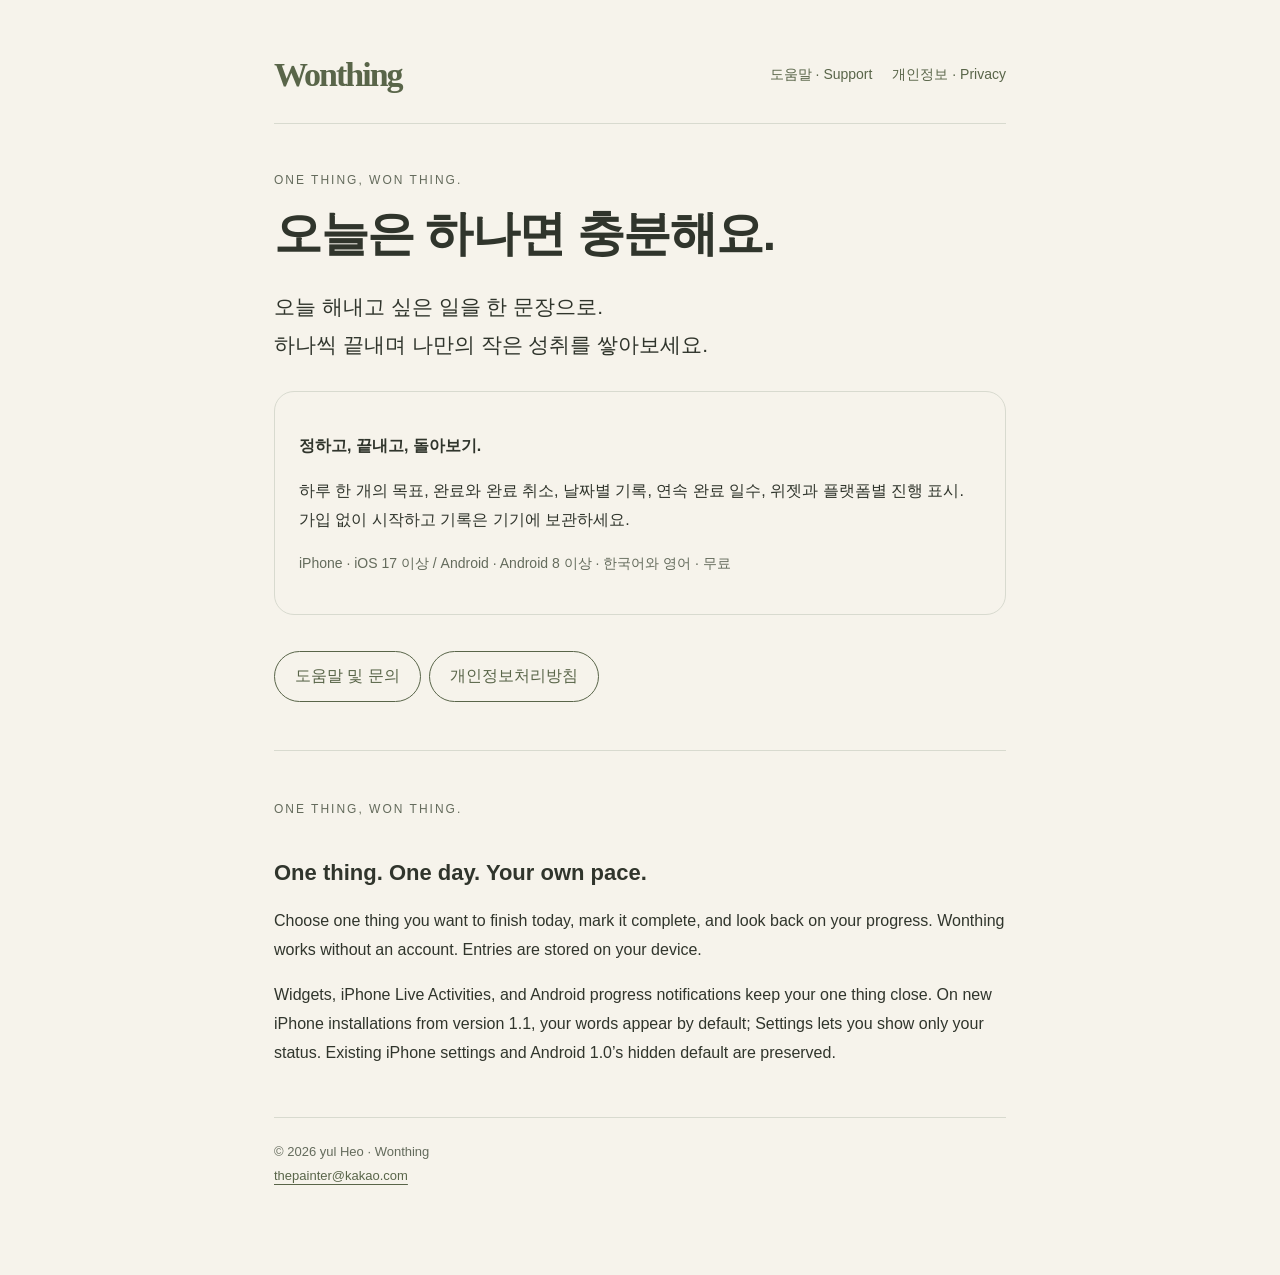
<file: index.html>
<!doctype html><html lang="ko"><head><meta charset="utf-8"><meta name="viewport" content="width=device-width,initial-scale=1"><title>Wonthing — 하루에 하나씩 달성</title><meta name="description" content="오늘의 하나를 정하고, 작은 성취를 쌓아요. Wonthing for iPhone and Android."><link rel="stylesheet" href="style.css"></head><body><main><nav><a class="brand" href="index.html">Wonthing</a><a href="support.html">도움말 · Support</a><a href="privacy.html">개인정보 · Privacy</a></nav><p class="eyebrow">ONE THING, WON THING.</p><h1>오늘은 하나면 충분해요.</h1><p class="lead">오늘 해내고 싶은 일을 한 문장으로.<br>하나씩 끝내며 나만의 작은 성취를 쌓아보세요.</p><div class="card"><p><strong>정하고, 끝내고, 돌아보기.</strong></p><p>하루 한 개의 목표, 완료와 완료 취소, 날짜별 기록, 연속 완료 일수, 위젯과 플랫폼별 진행 표시. 가입 없이 시작하고 기록은 기기에 보관하세요.</p><p class="note">iPhone · iOS 17 이상 / Android · Android 8 이상 · 한국어와 영어 · 무료</p></div><a class="button" href="support.html">도움말 및 문의</a><a class="button" href="privacy.html">개인정보처리방침</a><hr><section lang="en"><p class="eyebrow">ONE THING, WON THING.</p><h2>One thing. One day. Your own pace.</h2><p>Choose one thing you want to finish today, mark it complete, and look back on your progress. Wonthing works without an account. Entries are stored on your device.</p><p>Widgets, iPhone Live Activities, and Android progress notifications keep your one thing close. On new iPhone installations from version 1.1, your words appear by default; Settings lets you show only your status. Existing iPhone settings and Android 1.0’s hidden default are preserved.</p></section><footer>© 2026 yul Heo · Wonthing<br><a href="mailto:thepainter@kakao.com">thepainter@kakao.com</a></footer></main></body></html>
</file>
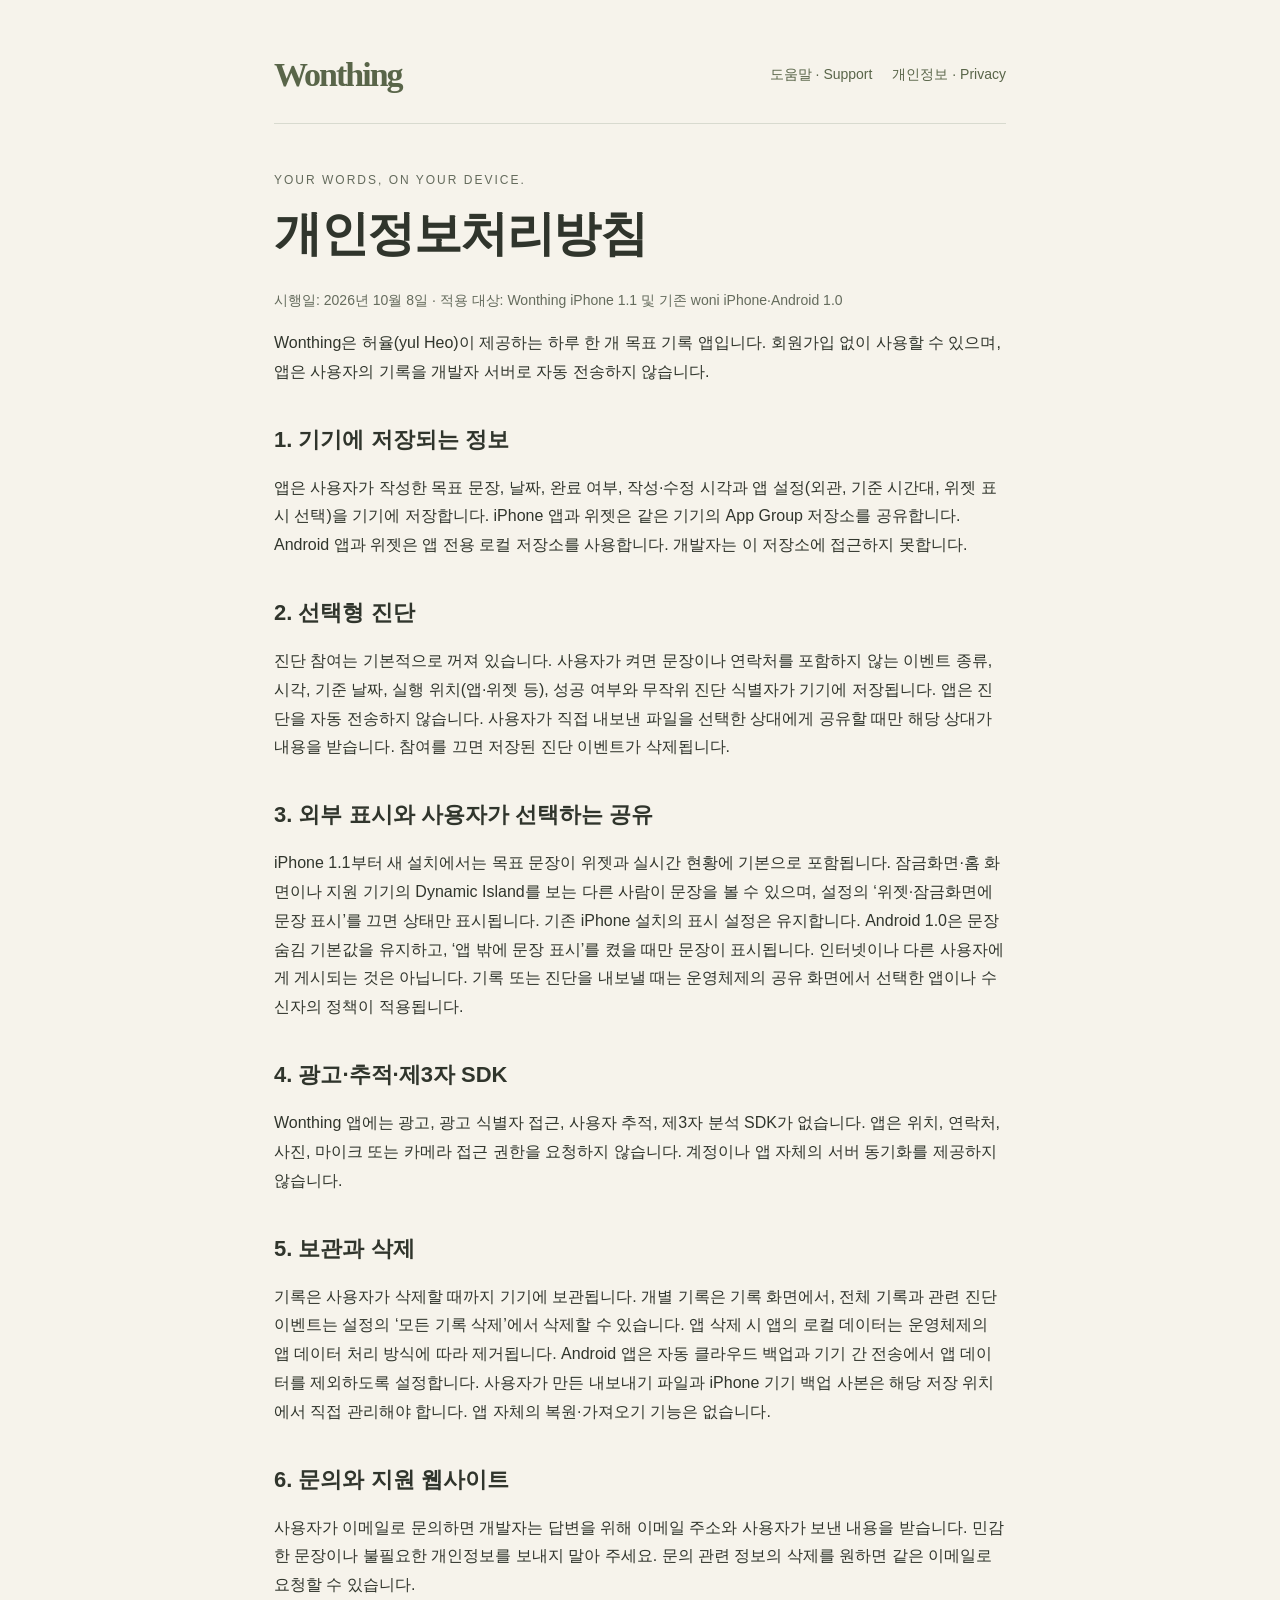
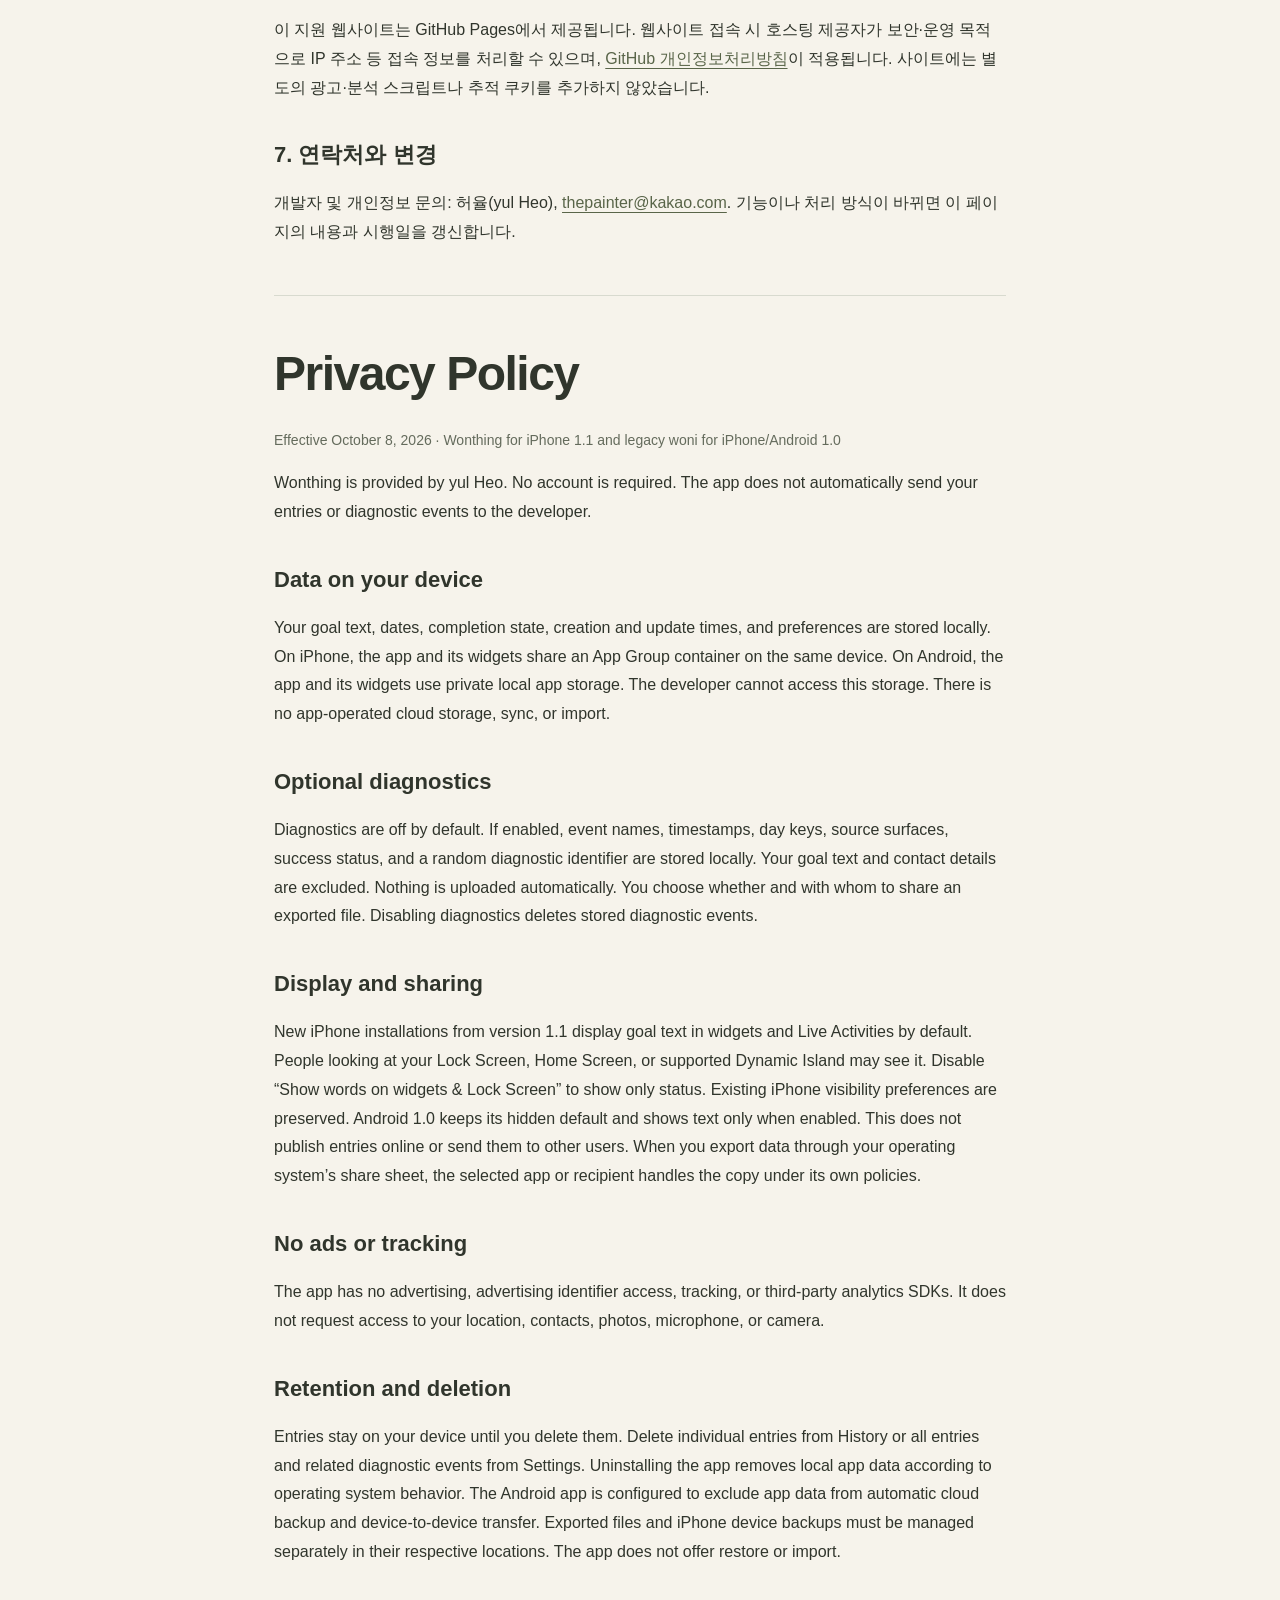
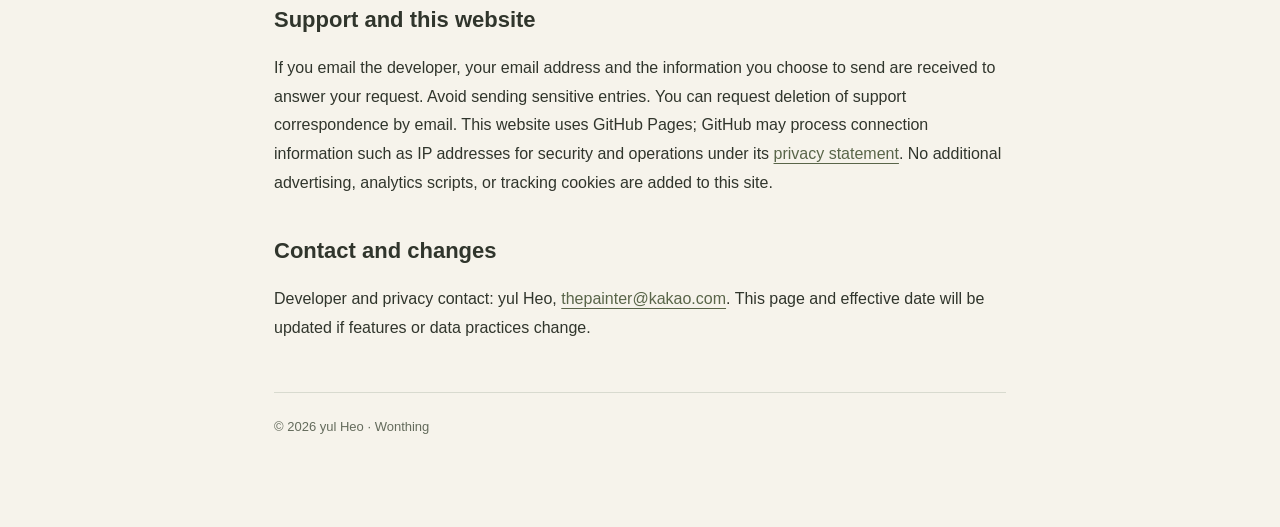
<file: privacy.html>
<!doctype html><html lang="ko"><head><meta charset="utf-8"><meta name="viewport" content="width=device-width,initial-scale=1"><title>Wonthing 개인정보처리방침 | Privacy Policy</title><link rel="stylesheet" href="style.css"></head><body><main><nav><a class="brand" href="index.html">Wonthing</a><a href="support.html">도움말 · Support</a><a href="privacy.html">개인정보 · Privacy</a></nav><p class="eyebrow">YOUR WORDS, ON YOUR DEVICE.</p><h1>개인정보처리방침</h1><p class="note">시행일: 2026년 10월 8일 · 적용 대상: Wonthing iPhone 1.1 및 기존 woni iPhone·Android 1.0</p><p>Wonthing은 허율(yul Heo)이 제공하는 하루 한 개 목표 기록 앱입니다. 회원가입 없이 사용할 수 있으며, 앱은 사용자의 기록을 개발자 서버로 자동 전송하지 않습니다.</p><h2>1. 기기에 저장되는 정보</h2><p>앱은 사용자가 작성한 목표 문장, 날짜, 완료 여부, 작성·수정 시각과 앱 설정(외관, 기준 시간대, 위젯 표시 선택)을 기기에 저장합니다. iPhone 앱과 위젯은 같은 기기의 App Group 저장소를 공유합니다. Android 앱과 위젯은 앱 전용 로컬 저장소를 사용합니다. 개발자는 이 저장소에 접근하지 못합니다.</p><h2>2. 선택형 진단</h2><p>진단 참여는 기본적으로 꺼져 있습니다. 사용자가 켜면 문장이나 연락처를 포함하지 않는 이벤트 종류, 시각, 기준 날짜, 실행 위치(앱·위젯 등), 성공 여부와 무작위 진단 식별자가 기기에 저장됩니다. 앱은 진단을 자동 전송하지 않습니다. 사용자가 직접 내보낸 파일을 선택한 상대에게 공유할 때만 해당 상대가 내용을 받습니다. 참여를 끄면 저장된 진단 이벤트가 삭제됩니다.</p><h2>3. 외부 표시와 사용자가 선택하는 공유</h2><p>iPhone 1.1부터 새 설치에서는 목표 문장이 위젯과 실시간 현황에 기본으로 포함됩니다. 잠금화면·홈 화면이나 지원 기기의 Dynamic Island를 보는 다른 사람이 문장을 볼 수 있으며, 설정의 ‘위젯·잠금화면에 문장 표시’를 끄면 상태만 표시됩니다. 기존 iPhone 설치의 표시 설정은 유지합니다. Android 1.0은 문장 숨김 기본값을 유지하고, ‘앱 밖에 문장 표시’를 켰을 때만 문장이 표시됩니다. 인터넷이나 다른 사용자에게 게시되는 것은 아닙니다. 기록 또는 진단을 내보낼 때는 운영체제의 공유 화면에서 선택한 앱이나 수신자의 정책이 적용됩니다.</p><h2>4. 광고·추적·제3자 SDK</h2><p>Wonthing 앱에는 광고, 광고 식별자 접근, 사용자 추적, 제3자 분석 SDK가 없습니다. 앱은 위치, 연락처, 사진, 마이크 또는 카메라 접근 권한을 요청하지 않습니다. 계정이나 앱 자체의 서버 동기화를 제공하지 않습니다.</p><h2>5. 보관과 삭제</h2><p>기록은 사용자가 삭제할 때까지 기기에 보관됩니다. 개별 기록은 기록 화면에서, 전체 기록과 관련 진단 이벤트는 설정의 ‘모든 기록 삭제’에서 삭제할 수 있습니다. 앱 삭제 시 앱의 로컬 데이터는 운영체제의 앱 데이터 처리 방식에 따라 제거됩니다. Android 앱은 자동 클라우드 백업과 기기 간 전송에서 앱 데이터를 제외하도록 설정합니다. 사용자가 만든 내보내기 파일과 iPhone 기기 백업 사본은 해당 저장 위치에서 직접 관리해야 합니다. 앱 자체의 복원·가져오기 기능은 없습니다.</p><h2>6. 문의와 지원 웹사이트</h2><p>사용자가 이메일로 문의하면 개발자는 답변을 위해 이메일 주소와 사용자가 보낸 내용을 받습니다. 민감한 문장이나 불필요한 개인정보를 보내지 말아 주세요. 문의 관련 정보의 삭제를 원하면 같은 이메일로 요청할 수 있습니다.</p><p>이 지원 웹사이트는 GitHub Pages에서 제공됩니다. 웹사이트 접속 시 호스팅 제공자가 보안·운영 목적으로 IP 주소 등 접속 정보를 처리할 수 있으며, <a href="https://docs.github.com/en/site-policy/privacy-policies/github-general-privacy-statement">GitHub 개인정보처리방침</a>이 적용됩니다. 사이트에는 별도의 광고·분석 스크립트나 추적 쿠키를 추가하지 않았습니다.</p><h2>7. 연락처와 변경</h2><p>개발자 및 개인정보 문의: 허율(yul Heo), <a href="mailto:thepainter@kakao.com">thepainter@kakao.com</a>. 기능이나 처리 방식이 바뀌면 이 페이지의 내용과 시행일을 갱신합니다.</p><hr><section lang="en"><h1>Privacy Policy</h1><p class="note">Effective October 8, 2026 · Wonthing for iPhone 1.1 and legacy woni for iPhone/Android 1.0</p><p>Wonthing is provided by yul Heo. No account is required. The app does not automatically send your entries or diagnostic events to the developer.</p><h2>Data on your device</h2><p>Your goal text, dates, completion state, creation and update times, and preferences are stored locally. On iPhone, the app and its widgets share an App Group container on the same device. On Android, the app and its widgets use private local app storage. The developer cannot access this storage. There is no app-operated cloud storage, sync, or import.</p><h2>Optional diagnostics</h2><p>Diagnostics are off by default. If enabled, event names, timestamps, day keys, source surfaces, success status, and a random diagnostic identifier are stored locally. Your goal text and contact details are excluded. Nothing is uploaded automatically. You choose whether and with whom to share an exported file. Disabling diagnostics deletes stored diagnostic events.</p><h2>Display and sharing</h2><p>New iPhone installations from version 1.1 display goal text in widgets and Live Activities by default. People looking at your Lock Screen, Home Screen, or supported Dynamic Island may see it. Disable “Show words on widgets & Lock Screen” to show only status. Existing iPhone visibility preferences are preserved. Android 1.0 keeps its hidden default and shows text only when enabled. This does not publish entries online or send them to other users. When you export data through your operating system’s share sheet, the selected app or recipient handles the copy under its own policies.</p><h2>No ads or tracking</h2><p>The app has no advertising, advertising identifier access, tracking, or third-party analytics SDKs. It does not request access to your location, contacts, photos, microphone, or camera.</p><h2>Retention and deletion</h2><p>Entries stay on your device until you delete them. Delete individual entries from History or all entries and related diagnostic events from Settings. Uninstalling the app removes local app data according to operating system behavior. The Android app is configured to exclude app data from automatic cloud backup and device-to-device transfer. Exported files and iPhone device backups must be managed separately in their respective locations. The app does not offer restore or import.</p><h2>Support and this website</h2><p>If you email the developer, your email address and the information you choose to send are received to answer your request. Avoid sending sensitive entries. You can request deletion of support correspondence by email. This website uses GitHub Pages; GitHub may process connection information such as IP addresses for security and operations under its <a href="https://docs.github.com/en/site-policy/privacy-policies/github-general-privacy-statement">privacy statement</a>. No additional advertising, analytics scripts, or tracking cookies are added to this site.</p><h2>Contact and changes</h2><p>Developer and privacy contact: yul Heo, <a href="mailto:thepainter@kakao.com">thepainter@kakao.com</a>. This page and effective date will be updated if features or data practices change.</p></section><footer>© 2026 yul Heo · Wonthing</footer></main></body></html>
</file>
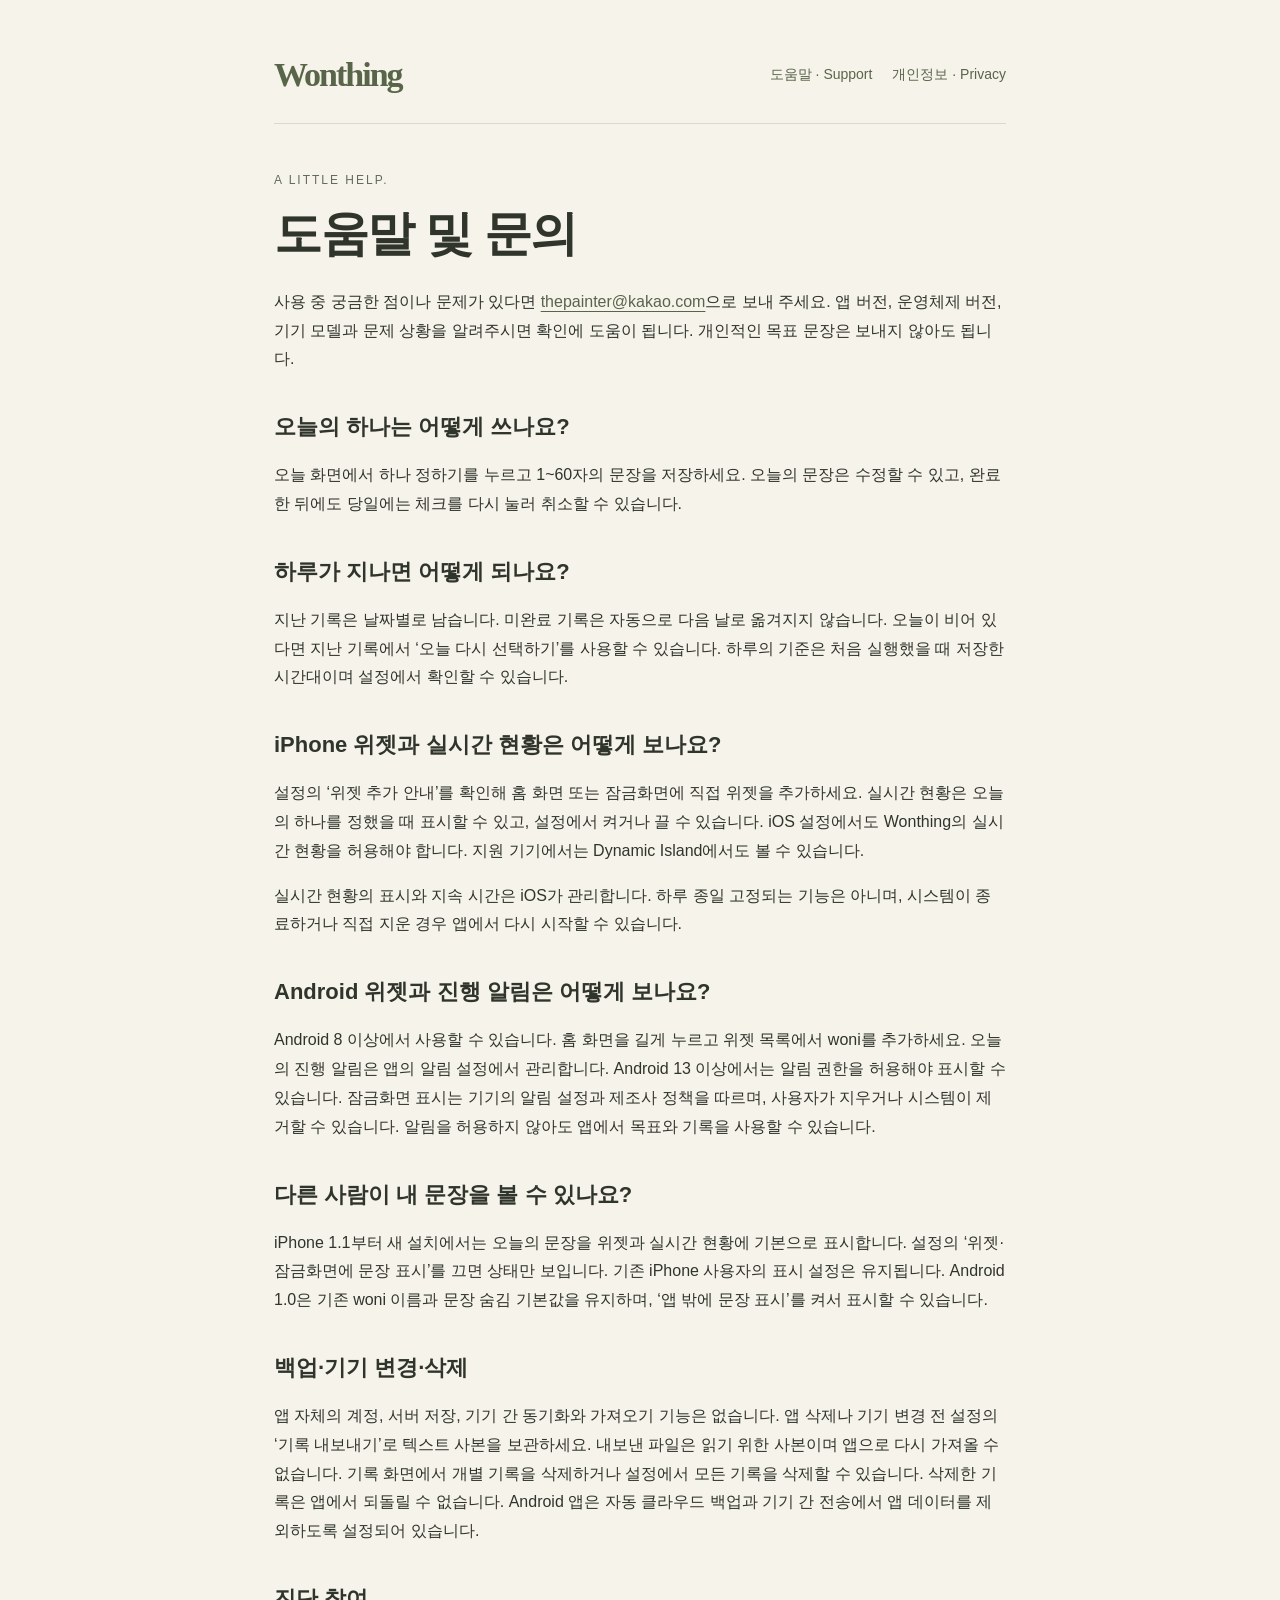
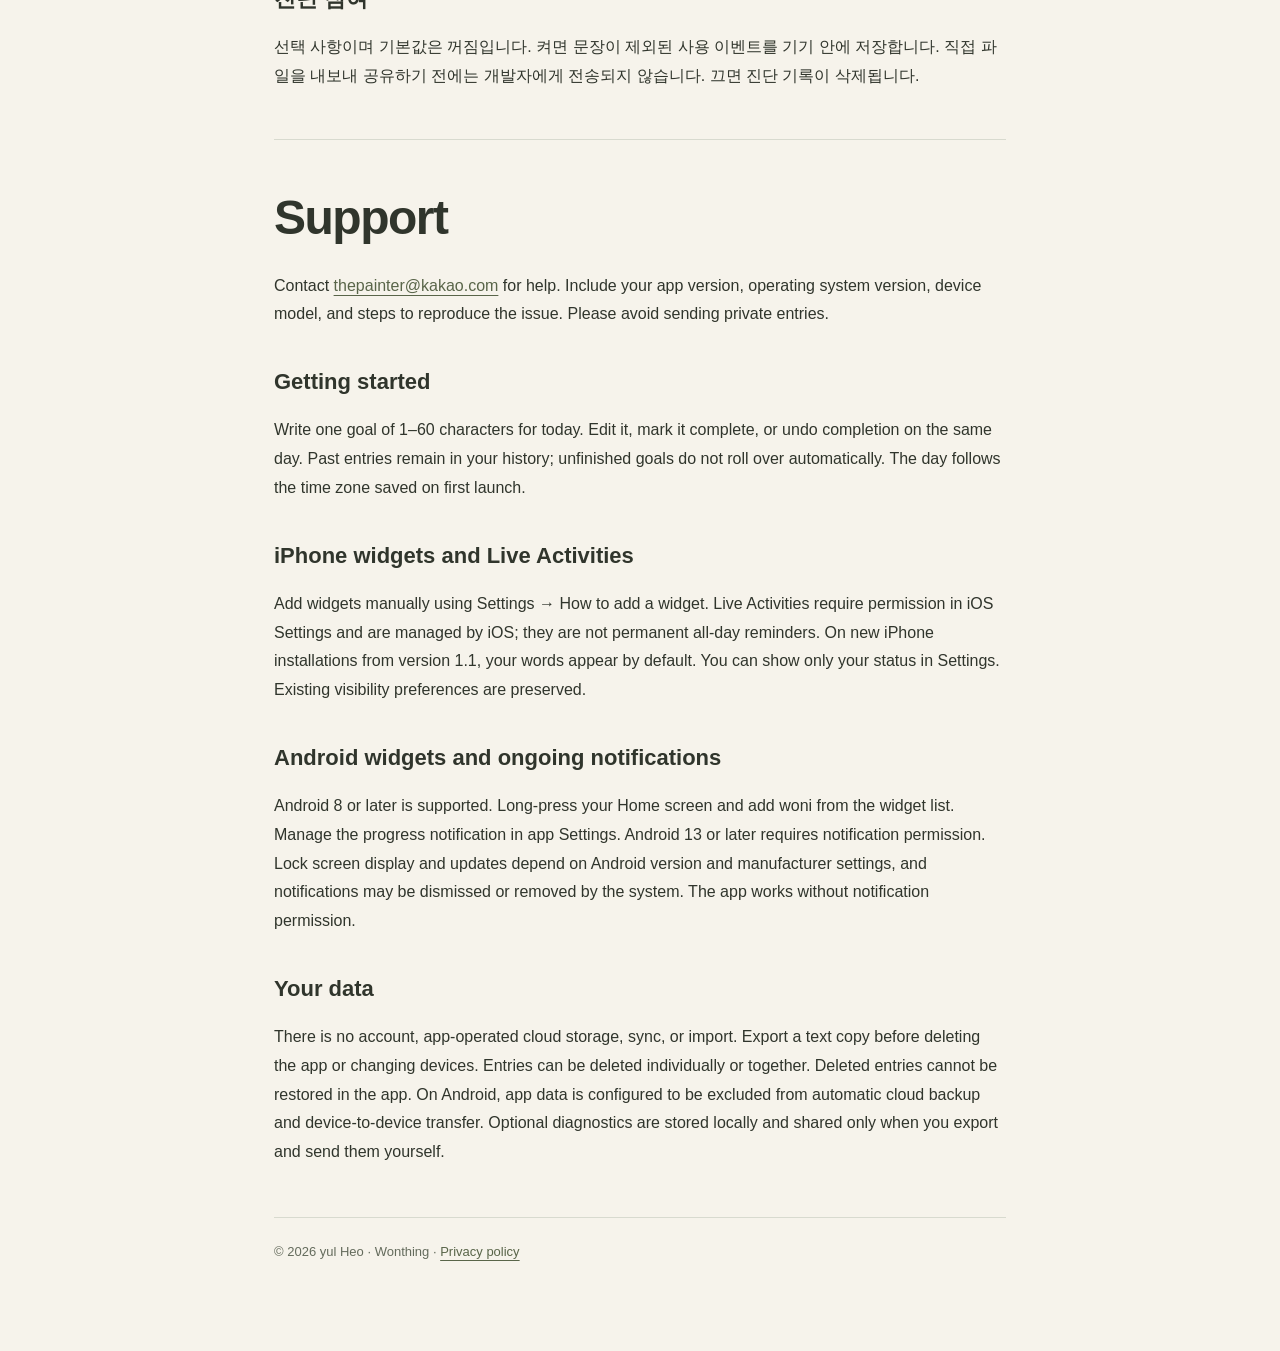
<file: support.html>
<!doctype html><html lang="ko"><head><meta charset="utf-8"><meta name="viewport" content="width=device-width,initial-scale=1"><title>Wonthing 도움말 및 문의 | Support</title><link rel="stylesheet" href="style.css"></head><body><main><nav><a class="brand" href="index.html">Wonthing</a><a href="support.html">도움말 · Support</a><a href="privacy.html">개인정보 · Privacy</a></nav><p class="eyebrow">A LITTLE HELP.</p><h1>도움말 및 문의</h1><p>사용 중 궁금한 점이나 문제가 있다면 <a href="mailto:thepainter@kakao.com?subject=Wonthing%20support">thepainter@kakao.com</a>으로 보내 주세요. 앱 버전, 운영체제 버전, 기기 모델과 문제 상황을 알려주시면 확인에 도움이 됩니다. 개인적인 목표 문장은 보내지 않아도 됩니다.</p><h2>오늘의 하나는 어떻게 쓰나요?</h2><p>오늘 화면에서 하나 정하기를 누르고 1~60자의 문장을 저장하세요. 오늘의 문장은 수정할 수 있고, 완료한 뒤에도 당일에는 체크를 다시 눌러 취소할 수 있습니다.</p><h2>하루가 지나면 어떻게 되나요?</h2><p>지난 기록은 날짜별로 남습니다. 미완료 기록은 자동으로 다음 날로 옮겨지지 않습니다. 오늘이 비어 있다면 지난 기록에서 ‘오늘 다시 선택하기’를 사용할 수 있습니다. 하루의 기준은 처음 실행했을 때 저장한 시간대이며 설정에서 확인할 수 있습니다.</p><h2>iPhone 위젯과 실시간 현황은 어떻게 보나요?</h2><p>설정의 ‘위젯 추가 안내’를 확인해 홈 화면 또는 잠금화면에 직접 위젯을 추가하세요. 실시간 현황은 오늘의 하나를 정했을 때 표시할 수 있고, 설정에서 켜거나 끌 수 있습니다. iOS 설정에서도 Wonthing의 실시간 현황을 허용해야 합니다. 지원 기기에서는 Dynamic Island에서도 볼 수 있습니다.</p><p>실시간 현황의 표시와 지속 시간은 iOS가 관리합니다. 하루 종일 고정되는 기능은 아니며, 시스템이 종료하거나 직접 지운 경우 앱에서 다시 시작할 수 있습니다.</p><h2>Android 위젯과 진행 알림은 어떻게 보나요?</h2><p>Android 8 이상에서 사용할 수 있습니다. 홈 화면을 길게 누르고 위젯 목록에서 woni를 추가하세요. 오늘의 진행 알림은 앱의 알림 설정에서 관리합니다. Android 13 이상에서는 알림 권한을 허용해야 표시할 수 있습니다. 잠금화면 표시는 기기의 알림 설정과 제조사 정책을 따르며, 사용자가 지우거나 시스템이 제거할 수 있습니다. 알림을 허용하지 않아도 앱에서 목표와 기록을 사용할 수 있습니다.</p><h2>다른 사람이 내 문장을 볼 수 있나요?</h2><p>iPhone 1.1부터 새 설치에서는 오늘의 문장을 위젯과 실시간 현황에 기본으로 표시합니다. 설정의 ‘위젯·잠금화면에 문장 표시’를 끄면 상태만 보입니다. 기존 iPhone 사용자의 표시 설정은 유지됩니다. Android 1.0은 기존 woni 이름과 문장 숨김 기본값을 유지하며, ‘앱 밖에 문장 표시’를 켜서 표시할 수 있습니다.</p><h2>백업·기기 변경·삭제</h2><p>앱 자체의 계정, 서버 저장, 기기 간 동기화와 가져오기 기능은 없습니다. 앱 삭제나 기기 변경 전 설정의 ‘기록 내보내기’로 텍스트 사본을 보관하세요. 내보낸 파일은 읽기 위한 사본이며 앱으로 다시 가져올 수 없습니다. 기록 화면에서 개별 기록을 삭제하거나 설정에서 모든 기록을 삭제할 수 있습니다. 삭제한 기록은 앱에서 되돌릴 수 없습니다. Android 앱은 자동 클라우드 백업과 기기 간 전송에서 앱 데이터를 제외하도록 설정되어 있습니다.</p><h2>진단 참여</h2><p>선택 사항이며 기본값은 꺼짐입니다. 켜면 문장이 제외된 사용 이벤트를 기기 안에 저장합니다. 직접 파일을 내보내 공유하기 전에는 개발자에게 전송되지 않습니다. 끄면 진단 기록이 삭제됩니다.</p><hr><section lang="en"><h1>Support</h1><p>Contact <a href="mailto:thepainter@kakao.com?subject=Wonthing%20support">thepainter@kakao.com</a> for help. Include your app version, operating system version, device model, and steps to reproduce the issue. Please avoid sending private entries.</p><h2>Getting started</h2><p>Write one goal of 1–60 characters for today. Edit it, mark it complete, or undo completion on the same day. Past entries remain in your history; unfinished goals do not roll over automatically. The day follows the time zone saved on first launch.</p><h2>iPhone widgets and Live Activities</h2><p>Add widgets manually using Settings → How to add a widget. Live Activities require permission in iOS Settings and are managed by iOS; they are not permanent all-day reminders. On new iPhone installations from version 1.1, your words appear by default. You can show only your status in Settings. Existing visibility preferences are preserved.</p><h2>Android widgets and ongoing notifications</h2><p>Android 8 or later is supported. Long-press your Home screen and add woni from the widget list. Manage the progress notification in app Settings. Android 13 or later requires notification permission. Lock screen display and updates depend on Android version and manufacturer settings, and notifications may be dismissed or removed by the system. The app works without notification permission.</p><h2>Your data</h2><p>There is no account, app-operated cloud storage, sync, or import. Export a text copy before deleting the app or changing devices. Entries can be deleted individually or together. Deleted entries cannot be restored in the app. On Android, app data is configured to be excluded from automatic cloud backup and device-to-device transfer. Optional diagnostics are stored locally and shared only when you export and send them yourself.</p></section><footer>© 2026 yul Heo · Wonthing · <a href="privacy.html">Privacy policy</a></footer></main></body></html>
</file>
<file: style.css>
:root{color-scheme:light dark;--paper:#f6f3eb;--ink:#30352c;--muted:#646b5c;--line:#d8dacf;--accent:#596549}*{box-sizing:border-box}body{margin:0;background:var(--paper);color:var(--ink);font-family:-apple-system,BlinkMacSystemFont,'Apple SD Gothic Neo',sans-serif;line-height:1.8}main{max-width:780px;margin:auto;padding:44px 24px 88px}nav{display:flex;gap:20px;align-items:center;border-bottom:1px solid var(--line);padding-bottom:18px;margin-bottom:46px;flex-wrap:wrap}a{color:var(--accent);text-underline-offset:4px}nav a{text-decoration:none;font-size:14px}.brand{font-family:Georgia,serif;font-size:34px;font-weight:bold;margin-right:auto;letter-spacing:-2px}h1{font-size:clamp(32px,6vw,48px);line-height:1.25;letter-spacing:-1.5px;margin:12px 0 24px}h2{font-size:22px;margin-top:38px;line-height:1.4}p,li{font-size:16px}li{margin:10px 0}.eyebrow{font-size:12px;letter-spacing:2px;color:var(--muted)}.lead{font-size:21px;line-height:1.8}.card{border:1px solid var(--line);border-radius:20px;padding:24px;margin:28px 0}.button{display:inline-block;padding:10px 20px;border:1px solid var(--accent);border-radius:30px;text-decoration:none;margin:8px 8px 0 0}footer{border-top:1px solid var(--line);margin-top:50px;padding-top:22px;color:var(--muted);font-size:13px}hr{border:0;border-top:1px solid var(--line);margin:48px 0}.note{color:var(--muted);font-size:14px}@media(prefers-color-scheme:dark){:root{--paper:#20251f;--ink:#f0f1e8;--muted:#bbc2b1;--line:#49513f;--accent:#c0cda9}}
</file>
